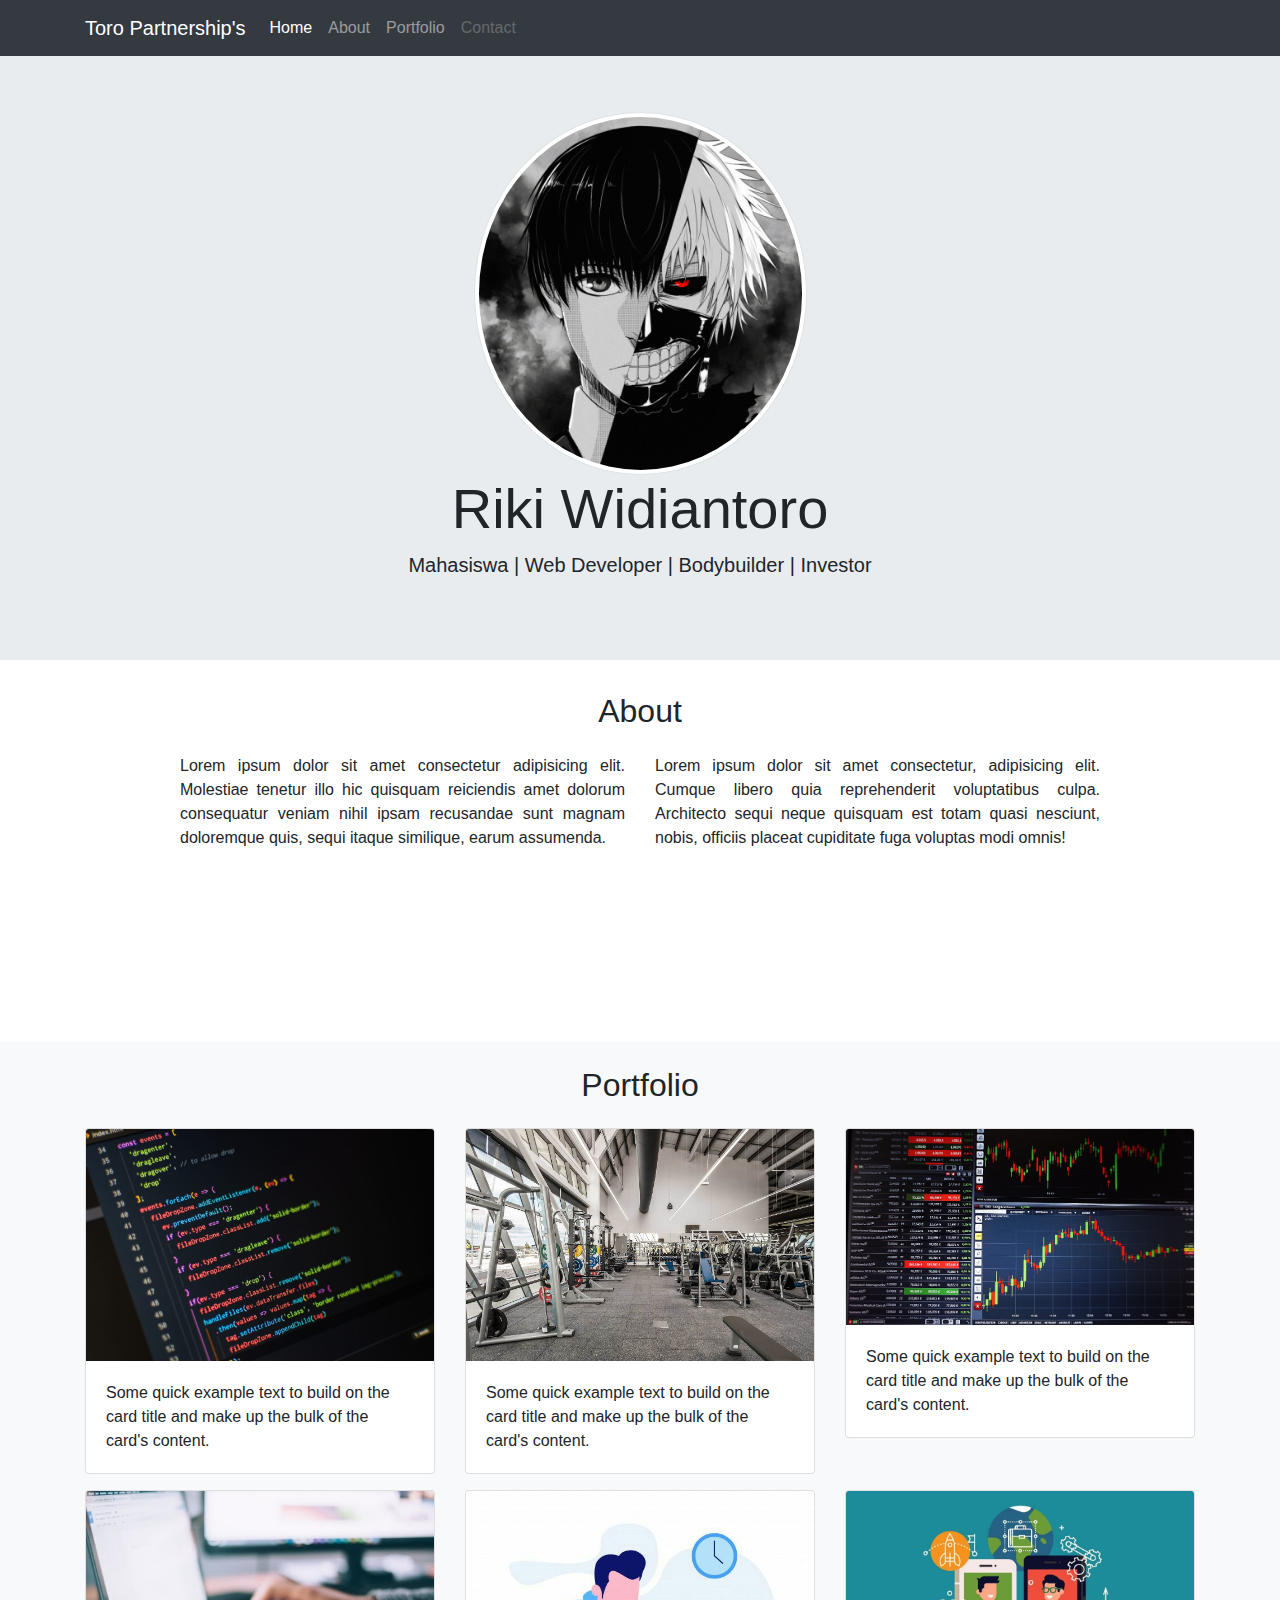
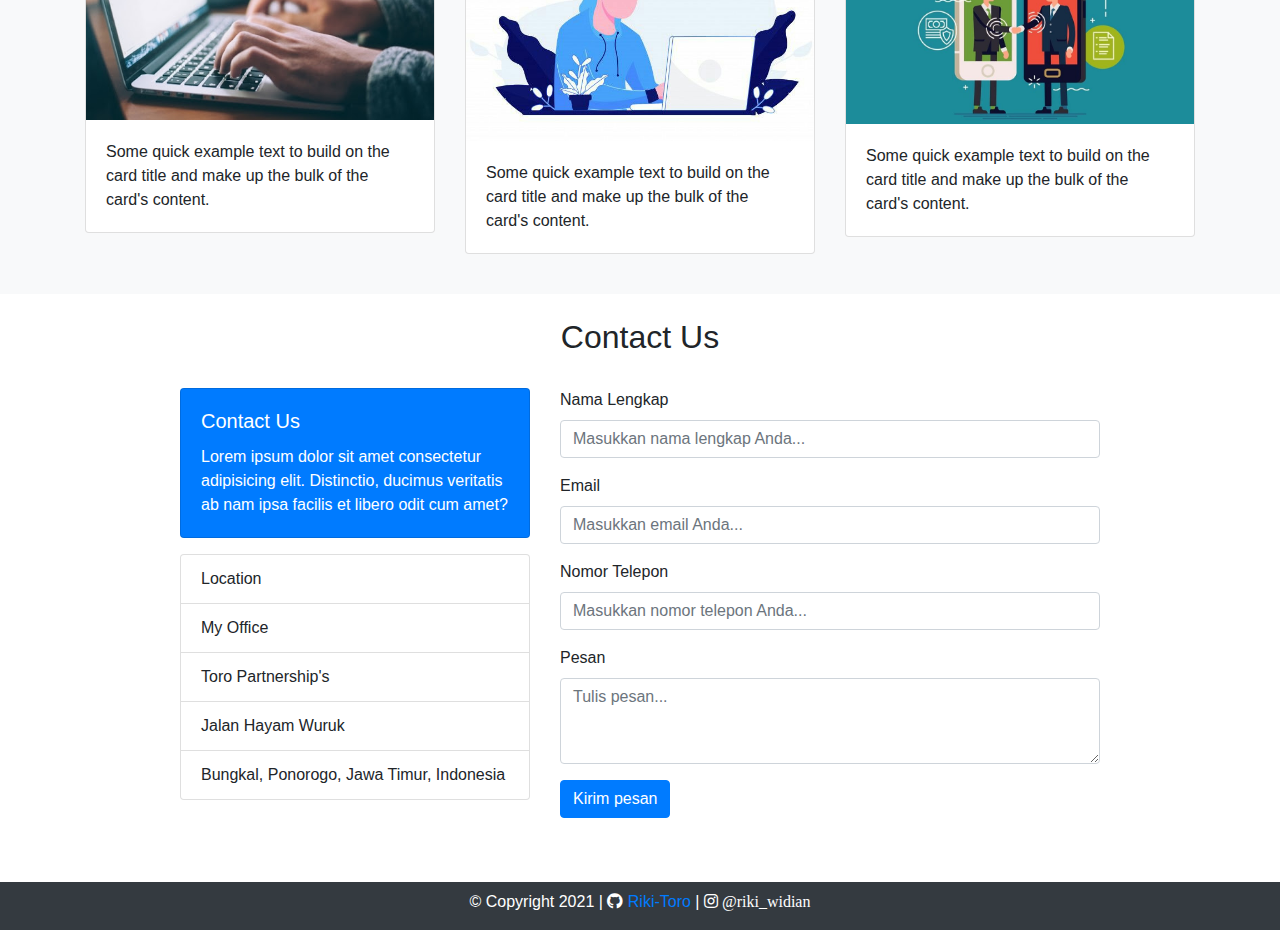
<file: 1.portfolio-ngobar_4_5/index.html>
<!doctype html>
<html lang="en">
    <head>
        <!-- Required meta tags -->
        <meta charset="utf-8">
        <meta name="viewport" content="width=device-width, initial-scale=1, shrink-to-fit=no">

        <!-- Bootstrap CSS -->
        <link rel="stylesheet" href="https://maxcdn.bootstrapcdn.com/bootstrap/4.0.0/css/bootstrap.min.css" integrity="sha384-Gn5384xqQ1aoWXA+058RXPxPg6fy4IWvTNh0E263XmFcJlSAwiGgFAW/dAiS6JXm" crossorigin="anonymous">

        <!-- css -->
        <link rel="stylesheet" href="https://cdnjs.cloudflare.com/ajax/libs/font-awesome/5.13.0/css/all.min.css">
        <style>
            section {
                min-height: 350px;
            }
        </style>

        <title>Portfolio Ngobar 4</title>
    </head>
    <body class="mt-5">
        <!-- awal navbar -->
        <nav class="navbar navbar-expand-lg navbar-dark bg-dark fixed-top">
            <div class="container">
                <a class="navbar-brand" href="#">Toro Partnership's</a>
                <button class="navbar-toggler" type="button" data-toggle="collapse" data-target="#navbarNavAltMarkup" aria-controls="navbarNavAltMarkup" aria-expanded="false" aria-label="Toggle navigation">
                <span class="navbar-toggler-icon"></span>
                </button>
                <div class="collapse navbar-collapse" id="navbarNavAltMarkup">
                <div class="navbar-nav">
                    <a class="nav-item nav-link active" href="#">Home <span class="sr-only">(current)</span></a>
                    <a class="nav-item nav-link" href="#">About</a>
                    <a class="nav-item nav-link" href="#">Portfolio</a>
                    <a class="nav-item nav-link disabled" href="#">Contact</a>
                </div>
                </div>
            </div>
        </nav>
        <!-- akhir navbar -->

        <!-- awal jumbotron -->
        <div class="jumbotron jumbotron-fluid">
            <div class="container text-center">
                <img src="img/kaneki.png" width="30%" class="rounded-circle img-thumbnail">
                <h1 class="display-4">Riki Widiantoro</h1>
                <p class="lead">Mahasiswa | Web Developer | Bodybuilder | Investor</p>
            </div>
        </div>
        <!-- akhir jumbotron -->

        <!-- awal about -->
        <section id="about" class="about">
            <div class="container">
                <div class="row mb-3">
                    <div class="col text-center">
                        <h2>About</h2>
                    </div>
                </div>
                <div class="row text-justify justify-content-center">
                    <div class="col-md-5">
                        <p>Lorem ipsum dolor sit amet consectetur adipisicing elit. Molestiae tenetur illo hic quisquam reiciendis amet dolorum consequatur veniam nihil ipsam recusandae sunt magnam doloremque quis, sequi itaque similique, earum assumenda.</p>
                    </div>
                    <div class="col-md-5">
                        <p>Lorem ipsum dolor sit amet consectetur, adipisicing elit. Cumque libero quia reprehenderit voluptatibus culpa. Architecto sequi neque quisquam est totam quasi nesciunt, nobis, officiis placeat cupiditate fuga voluptas modi omnis!</p>
                    </div>
                </div>
            </div>
        </section>
        <!-- akhir about -->

        <!-- awal portfolio -->
        <section id="portfolio" class="portfolio bg-light pb-4">
            <div class="container">
                <div class="row mb-3 pt-4">
                    <div class="col text-center">
                        <h2>Portfolio</h2>
                    </div>
                </div>

                <div class="row mb-3">
                    <div class="col-md">
                        <div class="card">
                            <img class="card-img-top" src="img/gambar/1.jpg" alt="Card image cap">
                            <div class="card-body">
                                <p class="card-text">Some quick example text to build on the card title and make up the bulk of the card's content.</p>
                            </div>
                        </div>
                    </div>
                    <div class="col-md">
                        <div class="card">
                            <img class="card-img-top" src="img/gambar/2.jpg" alt="Card image cap">
                            <div class="card-body">
                                <p class="card-text">Some quick example text to build on the card title and make up the bulk of the card's content.</p>
                            </div>
                        </div>
                    </div>
                    <div class="col-md">
                        <div class="card">
                            <img class="card-img-top" src="img/gambar/3.jpg" alt="Card image cap">
                            <div class="card-body">
                                <p class="card-text">Some quick example text to build on the card title and make up the bulk of the card's content.</p>
                            </div>
                        </div>
                    </div>
                </div>

                <div class="row mb-3">
                    <div class="col-md">
                        <div class="card">
                            <img class="card-img-top" src="img/gambar/4.jpg" alt="Card image cap">
                            <div class="card-body">
                                <p class="card-text">Some quick example text to build on the card title and make up the bulk of the card's content.</p>
                            </div>
                        </div>
                    </div>
                    <div class="col-md">
                        <div class="card">
                            <img class="card-img-top" src="img/gambar/5.jpeg" alt="Card image cap">
                            <div class="card-body">
                                <p class="card-text">Some quick example text to build on the card title and make up the bulk of the card's content.</p>
                            </div>
                        </div>
                    </div>
                    <div class="col-md">
                        <div class="card">
                            <img class="card-img-top" src="img/gambar/6.jpg" alt="Card image cap">
                            <div class="card-body">
                                <p class="card-text">Some quick example text to build on the card title and make up the bulk of the card's content.</p>
                            </div>
                        </div>
                    </div>
                </div>
            </div>
        </section>
        <!-- akhir portfolio -->

        <!-- awal contact -->
        <section id="contact" class="contact mb-5">
            <div class="container">
                <div class="row text-center my-4">
                    <div class="col">
                        <h2>Contact Us</h2>
                    </div>
                </div>
                <div class="row justify-content-center">
                    <div class="col-md-4">
                        <div class="card text-white bg-primary mb-3">
                            <div class="card-body">
                                <h5 class="card-title">Contact Us</h5>
                                <p class="card-text">Lorem ipsum dolor sit amet consectetur adipisicing elit. Distinctio, ducimus veritatis ab nam ipsa facilis et libero odit cum amet?</p>
                            </div>
                        </div>
                        <ul class="list-group">
                            <li class="list-group-item">Location</li>
                            <li class="list-group-item">My Office</li>
                            <li class="list-group-item">Toro Partnership's</li>
                            <li class="list-group-item">Jalan Hayam Wuruk</li>
                            <li class="list-group-item">Bungkal, Ponorogo, Jawa Timur, Indonesia</li>
                        </ul>
                    </div>
                    <div class="col-md-6">
                        <form>
                            <div class="form-group">
                                <label for="nama">Nama Lengkap</label>
                                <input type="text" class="form-control" id="nama" placeholder="Masukkan nama lengkap Anda...">
                            </div>
                            <div class="form-group">
                                <label for="email">Email</label>
                                <input type="text" class="form-control" id="email" placeholder="Masukkan email Anda...">
                            </div>
                            <div class="form-group">
                                <label for="telp">Nomor Telepon</label>
                                <input type="text" class="form-control" id="telp" placeholder="Masukkan nomor telepon Anda...">
                            </div>
                            <div class="form-group">
                                <label for="pesan">Pesan</label>
                                <textarea name="pesan" id="pesan" class="form-control"  rows="3" placeholder="Tulis pesan..."></textarea>
                            </div>
                            <div class="form-group">
                                <button type="button" class="btn btn-primary">Kirim pesan</button>
                            </div>
                        </form>
                    </div>
                </div>
            </div>
        </section>
        <!-- akhir contact -->

        <!-- awal footer -->
        <footer class="bg-dark text-white pt-2">
            <div class="container">
                <div class="row text-center">
                    <div class="col">
                        <p>&copy Copyright 2021 | <i class="fab fa-github"></i> <a href="https://github.com/Riki-Toro" target="_blank">Riki-Toro</a>  |  <i class="fab fa-instagram"> @riki_widian</i></p>
                    </div>
                </div>
            </div>
        </footer>
        <!-- akhir footer -->

        <!-- Optional JavaScript -->
        <!-- jQuery first, then Popper.js, then Bootstrap JS -->
        <script src="https://code.jquery.com/jquery-3.2.1.slim.min.js" integrity="sha384-KJ3o2DKtIkvYIK3UENzmM7KCkRr/rE9/Qpg6aAZGJwFDMVNA/GpGFF93hXpG5KkN" crossorigin="anonymous"></script>
        <script src="https://cdnjs.cloudflare.com/ajax/libs/popper.js/1.12.9/umd/popper.min.js" integrity="sha384-ApNbgh9B+Y1QKtv3Rn7W3mgPxhU9K/ScQsAP7hUibX39j7fakFPskvXusvfa0b4Q" crossorigin="anonymous"></script>
        <script src="https://maxcdn.bootstrapcdn.com/bootstrap/4.0.0/js/bootstrap.min.js" integrity="sha384-JZR6Spejh4U02d8jOt6vLEHfe/JQGiRRSQQxSfFWpi1MquVdAyjUar5+76PVCmYl" crossorigin="anonymous"></script>
    </body>
</html>
</file>
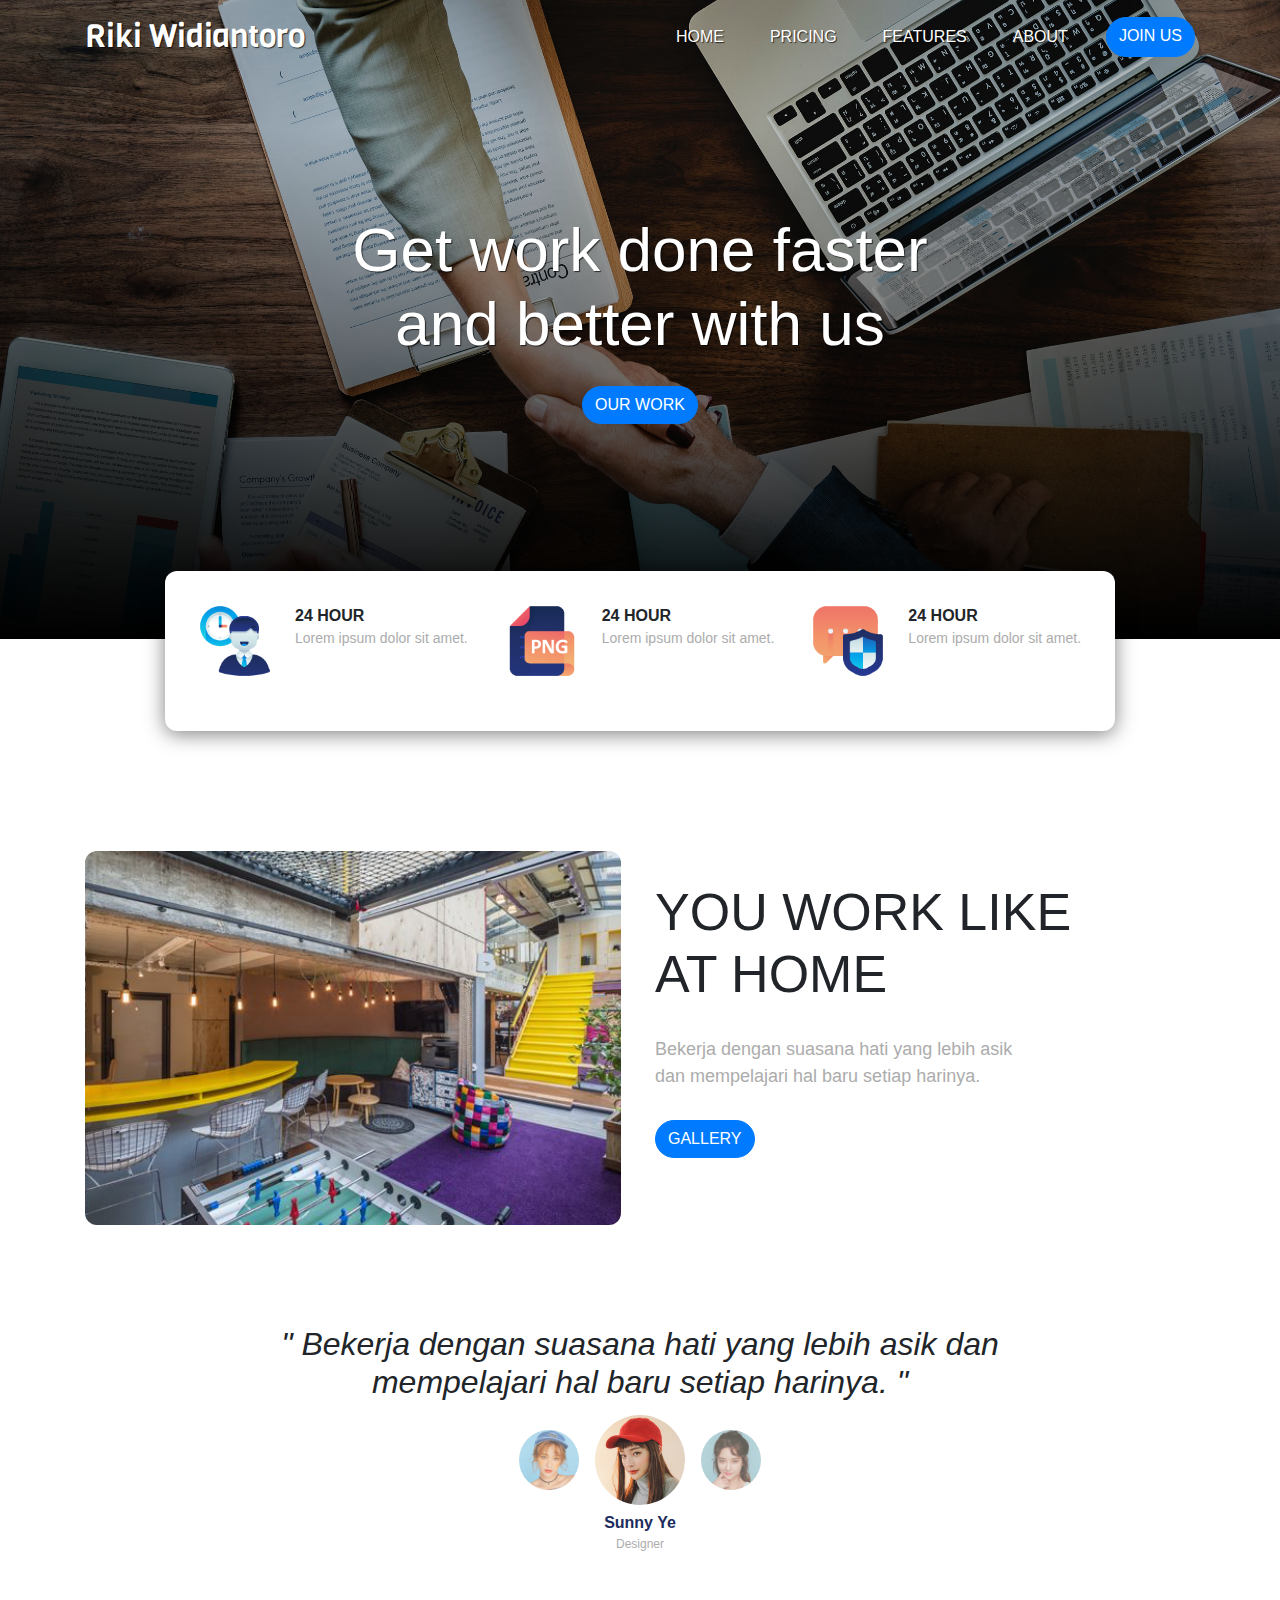
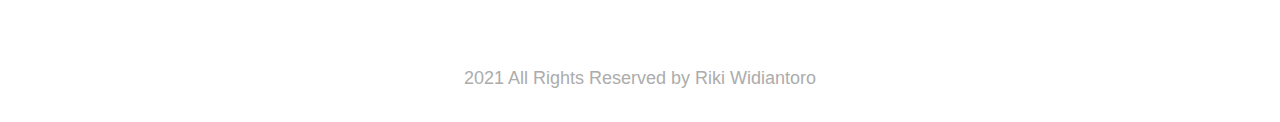
<file: 2.landingPage-ngobar8/index.html>
<!doctype html>
<html lang="en">
    <head>
        <!-- Required meta tags -->
        <meta charset="utf-8">
        <meta name="viewport" content="width=device-width, initial-scale=1, shrink-to-fit=no">

        <!-- Bootstrap CSS -->
        <link rel="stylesheet" href="https://maxcdn.bootstrapcdn.com/bootstrap/4.0.0/css/bootstrap.min.css" integrity="sha384-Gn5384xqQ1aoWXA+058RXPxPg6fy4IWvTNh0E263XmFcJlSAwiGgFAW/dAiS6JXm" crossorigin="anonymous">

        <!-- my css -->
        <link rel="preconnect" href="https://fonts.gstatic.com">
        <link href="https://fonts.googleapis.com/css2?family=Viga&display=swap" rel="stylesheet">
        <link rel="stylesheet" href="style.css">
        <title>Riki Widiantoro</title>
    </head>
    <body>
        <!-- navbar -->
        <nav class="navbar navbar-expand-lg navbar-light">
            <div class="container">
                <a class="navbar-brand" href="#">Riki Widiantoro</a>
                <button class="navbar-toggler" type="button" data-toggle="collapse" data-target="#navbarNavAltMarkup" aria-controls="navbarNavAltMarkup" aria-expanded="false" aria-label="Toggle navigation">
                    <span class="navbar-toggler-icon"></span>
                </button>
                <div class="collapse navbar-collapse" id="navbarNavAltMarkup">
                    <div class="navbar-nav ml-auto">
                        <a class="nav-item nav-link active" href="#">Home <span class="sr-only">(current)</span></a>
                        <a class="nav-item nav-link" href="#">Pricing</a>
                        <a class="nav-item nav-link" href="#">Features</a>
                        <a class="nav-item nav-link" href="#">About</a>
                        <a class="nav-item btn btn-primary tombol" href="#">Join Us</a>
                    </div>
                </div>
            </div>
        </nav>


        <!-- jumbotron -->
        <div class="jumbotron jumbotron-fluid">
            <div class="container">
                <h1 class="display-4 mb-4">Get work done <span>faster</span> <br> and <span>better</span> with us</h1>
                <a href="#" class="btn btn-primary tombol">Our Work</a>
            </div>
        </div>


        <!-- container -->
        <div class="container">

            <!-- info panel -->
            <div class="row justify-content-center">
                <div class="col-10 info-panel">
                    <div class="row">
                        <div class="col-lg">
                            <img src="img/employee.png" alt="Employee" class="float-left">
                            <h4>24 Hour</h4>
                            <p>Lorem ipsum dolor sit amet.</p>
                        </div>
                        <div class="col-lg">
                            <img src="img/hires.png" alt="Hires" class="float-left">
                            <h4>24 Hour</h4>
                            <p>Lorem ipsum dolor sit amet.</p>
                        </div>
                        <div class="col-lg">
                            <img src="img/security.png" alt="Security" class="float-left">
                            <h4>24 Hour</h4>
                            <p>Lorem ipsum dolor sit amet.</p>
                        </div>
                    </div>
                </div>
            </div>

            <!-- working space -->
            <div class="row working-space">
                <div class="col-lg-6">
                    <img src="img/workingspace.png" alt="Working Space" class="img-fluid">
                </div>
                <div class="col-lg-5">
                    <h3>You <span>Work</span> Like <br> at <span>Home</span></h3>
                    <p>Bekerja dengan suasana hati yang lebih asik <br> dan mempelajari hal baru setiap harinya.</p>
                    <a href="#" class="btn btn-primary tombol">Gallery</a>
                </div>
            </div>

            <!-- testimonial -->
            <section class="testimonial">
                <div class="row justify-content-center">
                    <div class="col-lg-8">
                        <h5>" Bekerja dengan suasana hati yang lebih asik dan mempelajari hal baru setiap harinya. "</h5>
                    </div>
                </div>
                <div class="row justify-content-center">
                    <div class="col-lg-6 justify-content-center d-flex">
                        <figure class="figure">
                            <img src="img/img1.png" class="figure-img img-fluid rounded-circle" alt="testi2">
                        </figure>
                        <figure class="figure mx-3">
                            <img src="img/img2.png" class="figure-img img-fluid rounded-circle utama" alt="testi2">
                            <figcaption class="figure-caption">
                                <h5>Sunny Ye</h5>
                                <p>Designer</p>
                            </figcaption>
                        </figure>
                        <figure class="figure">
                            <img src="img/img3.png" class="figure-img img-fluid rounded-circle" alt="testi2">
                        </figure>
                    </div>
                </div>
            </section>

            <!-- footer -->
            <footer class="text-center">2021 All Rights Reserved by Riki Widiantoro</footer>

        </div>




        <!-- Optional JavaScript -->
        <!-- jQuery first, then Popper.js, then Bootstrap JS -->
        <script src="https://code.jquery.com/jquery-3.2.1.slim.min.js" integrity="sha384-KJ3o2DKtIkvYIK3UENzmM7KCkRr/rE9/Qpg6aAZGJwFDMVNA/GpGFF93hXpG5KkN" crossorigin="anonymous"></script>
        <script src="https://cdnjs.cloudflare.com/ajax/libs/popper.js/1.12.9/umd/popper.min.js" integrity="sha384-ApNbgh9B+Y1QKtv3Rn7W3mgPxhU9K/ScQsAP7hUibX39j7fakFPskvXusvfa0b4Q" crossorigin="anonymous"></script>
        <script src="https://maxcdn.bootstrapcdn.com/bootstrap/4.0.0/js/bootstrap.min.js" integrity="sha384-JZR6Spejh4U02d8jOt6vLEHfe/JQGiRRSQQxSfFWpi1MquVdAyjUar5+76PVCmYl" crossorigin="anonymous"></script>
    </body>
</html>
</file>
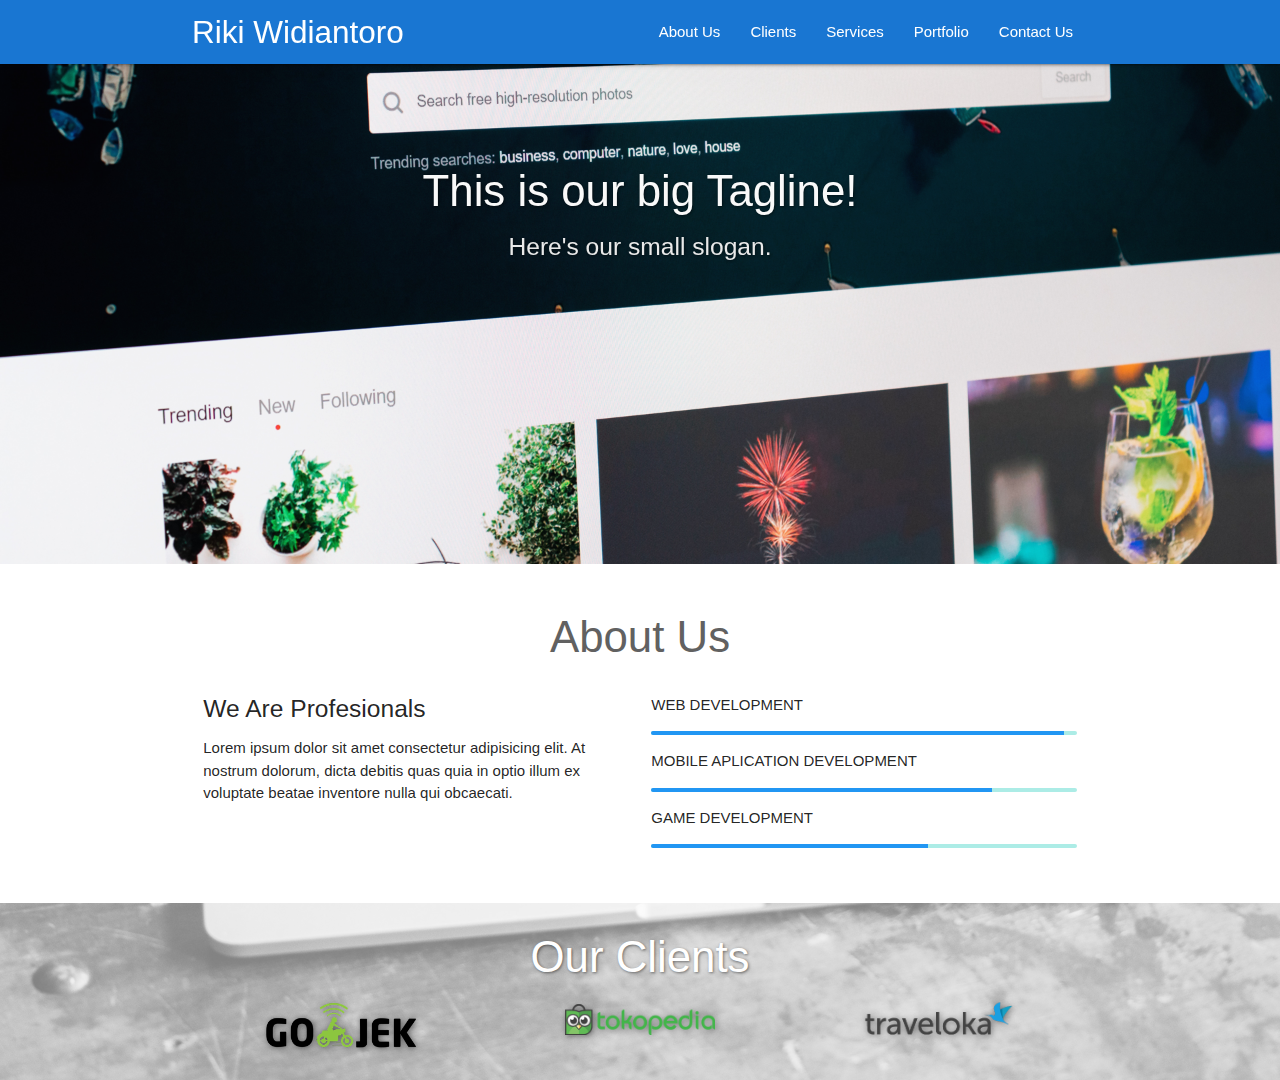
<file: materialize-companyProfile/index.html>
<!DOCTYPE html>
<html>
    <head>
        <!--Import Google Icon Font-->
        <link href="https://fonts.googleapis.com/icon?family=Material+Icons" rel="stylesheet">
        <!--Import materialize.css-->
        <link type="text/css" rel="stylesheet" href="css/materialize.min.css"  media="screen,projection"/>
        <!-- my css -->
        <link rel="stylesheet" href="css/style.css">

        <!--Let browser know website is optimized for mobile-->
        <meta name="viewport" content="width=device-width, initial-scale=1.0"/>

        <title>Company Profile</title>
    </head>

    <body>
        <!-- navbar -->
        <div class="navbar-fixed">
            <nav class="blue darken-2">
                <div class="container">
                    <div class="nav-wrapper">
                        <a href="#!" class="brand-logo">Riki Widiantoro</a>
                        <a href="#" data-target="mobile-nav" class="sidenav-trigger"><i class="material-icons">menu</i></a>
                        <ul class="right hide-on-med-and-down">
                            <li><a href="">About Us</a></li>
                            <li><a href="">Clients</a></li>
                            <li><a href="">Services</a></li>
                            <li><a href="">Portfolio</a></li>
                            <li><a href="">Contact Us</a></li>
                        </ul>
                    </div>
                </div>
            </nav>
        </div>
        <!-- sidenav // id harus sama dengan data-target-->
        <ul class="sidenav" id="mobile-nav">
            <li><a href="">About Us</a></li>
            <li><a href="">Clients</a></li>
            <li><a href="">Services</a></li>
            <li><a href="">Portfolio</a></li>
            <li><a href="">Contact Us</a></li>
        </ul>


        <!-- slider -->
        <div class="slider">
            <ul class="slides">
                <li>
                    <img src="img/slider/1.png"> <!-- random image -->
                    <div class="caption center-align">
                        <h3>This is our big Tagline!</h3>
                        <h5 class="light grey-text text-lighten-3">Here's our small slogan.</h5>
                    </div>
                </li>
                <li>
                    <img src="img/slider/2.png"> <!-- random image -->
                    <div class="caption left-align">
                        <h3>This is our big Tagline!</h3>
                        <h5 class="light grey-text text-lighten-3">Here's our small slogan.</h5>
                    </div>
                </li>
                <li>
                    <img src="img/slider/3.png"> <!-- random image -->
                    <div class="caption right-align">
                        <h3>This is our big Tagline!</h3>
                        <h5 class="light grey-text text-lighten-3">Here's our small slogan.</h5>
                    </div>
                </li>
            </ul>
        </div>


        <!-- about us -->
        <section class="about">
            <div class="container">
                <div class="row">
                    <h3 class="center grey-text text-darken-2">About Us</h3>
                    <div class="col m6 s12 light">
                        <h5>We Are Profesionals</h5>
                        <p>Lorem ipsum dolor sit amet consectetur adipisicing elit. At nostrum dolorum, dicta debitis quas quia in optio illum ex voluptate beatae inventore nulla qui obcaecati.</p>
                    </div>
                    <div class="col m6 s12 light">
                        <p>WEB DEVELOPMENT</p>
                        <div class="progress">
                            <div class="determinate blue" style="width: 97%"></div>
                        </div>
                        <p>MOBILE APLICATION DEVELOPMENT</p>
                        <div class="progress">
                            <div class="determinate blue" style="width: 80%"></div>
                        </div>
                        <p>GAME DEVELOPMENT</p>
                        <div class="progress">
                            <div class="determinate blue" style="width: 65%"></div>
                        </div>
                    </div>
                </div>
            </div>
        </section>


        <!-- clients -->
        <div class="parallax-container">
            <div class="parallax">
                <img src="img/slider/4.png">
            </div>
            <div class="container clients">
                <h3 class="center white-text">Our Clients</h3>
                <div class="row">
                    <div class="col m4 s12 center">
                        <img src="img/clients/gojek.png" alt="">
                    </div>
                    <div class="col m4 s12 center">
                        <img src="img/clients/tokopedia.png" alt="">
                    </div>
                    <div class="col m4 s12 center">
                        <img src="img/clients/traveloka.png" alt="">
                    </div>
                </div>
            </div>
        </div>




        <!--JavaScript at end of body for optimized loading-->
        <script type="text/javascript" src="js/materialize.min.js"></script>
        <script>
            // sidenav
            const sidenav = document.querySelectorAll('.sidenav');
            // inisialisasi
            M.Sidenav.init(sidenav);

            // slider
            const slider = document.querySelectorAll('.slider');
            M.Slider.init(slider, {
                indicators : false,
                height : 500,
                duration : 800,
                interval : 3000
            });

            // parallax clients
            const parallax = document.querySelectorAll('.parallax');
            M.Parallax.init(parallax);
        </script>
    </body>
</html>
</file>
<file: 2.landingPage-ngobar8/style.css>
/* navbar */
.navbar {
    position: relative;
    z-index: 1;
}
.navbar-brand {
    font-family: 'Viga', sans-serif;
    font-size: 32px;
}


/* jumbotron */
.jumbotron {
    background-image: url(img/jumbotron-bg.jpg);
    background-size: cover;
    height: 540px;
    text-align: center;
    position: relative;
}
.jumbotron .container {
    z-index: 1;
    position: relative;
}
.jumbotron::after {
    content: '';
    display: block;
    width: 100%;
    height: 80%;
    background-image: linear-gradient(to top, rgba(0,0,0,1), rgba(0,0,0,0));
    position: absolute;
    bottom: 0;
}
.jumbotron .display-4 {
    color: white;
    margin-top: 150px;
    font-weight: 200;
    text-shadow: 1px 1px 1px rgba(0, 0, 0, .7);
    font-size: 42px;
}
.jumbotron .display-4 span {
    font-weight: 500;
    margin-bottom: 30px;
}


/* info panel */
.info-panel {
    box-shadow: 0 3px 20px rgba(0,0,0, .5);
    border-radius: 12px;
    margin-top: -100px;
    background-color: white;
    padding: 30px;
}
.info-panel img {
    width: 80px;
    height: 80px;
    margin-right: 20px;
    margin-bottom: 20px;
}
.info-panel h4 {
    font-size: 16px;
    text-transform: uppercase;
    font-weight: bold;
    margin-top: 5px;
}
.info-panel p {
    font-size: 14px;
    color: #acacac;
    margin-top: -5px;
    font-weight: 200;
}

/* working space */
.working-space {
    margin-top: 120px;
    text-align: center;
}
.working-space h3 {
    font-size: 52px;
    font-weight: 200;
    text-transform: uppercase;
    margin-top: 30px;
}
.working-space h3 span {
    font-weight: 500;
}
.working-space p {
    font-size: 18px;
    color: #acacac;
    font-weight: 200;
    margin: 30px 0;
}

/* testimonial */
.testimonial {
    margin-top: 100px;
}
.testimonial h5 {
    text-align: center;
    font-weight: 200;
    font-style: italic;
    font-size: 22px;
}
.testimonial .figure img {
    width: 60px;
    margin-top: 20px;
    opacity: .7;
}
.testimonial .figure img.utama {
    width: 90px;
    margin-top: 5px;
    opacity: 1;
}

.testimonial .figure .figure-caption h5 {
    font-style: normal;
    font-size: 16px;
    font-weight: bold;
    color: #1C2C5D;
    text-align: center;
}
.testimonial .figure .figure-caption p {
    font-size: 12px;
    color: #acacac;
    text-align: center;
    margin-top: -5px;
}

footer {
    color: #acacac;
    font-size: 18px;
    margin-top: 80px;
    margin-bottom: 30px;
}

/* utility tombol */
.tombol {
    text-transform: uppercase;
    border-radius: 40px;
}




/* dekstop version */
@media (min-width: 992px) {
    .nav-link {
        text-transform: uppercase;
        margin-right: 30px;
    }
    .nav-link:hover::after {
        content: '';
        display: block;
        border-bottom: 3px solid #0B63DC;
        width: 50%;
        margin: auto;
        padding-bottom: 4px;
        margin-bottom: -8px;
    }
    .navbar-brand, .nav-link {
        color: white !important;
        text-shadow: 1px 1px 1px rgba(0, 0, 0, .7);
    }

    .jumbotron {
        height: 640px;
        margin-top: -75px;
    }
    .jumbotron .display-4 {
        font-size: 62px;
    }

    .working-space {
        text-align: left;
    }

    .testimonial h5 {
        font-size: 32px;
    }
}
</file>
<file: materialize-companyProfile/css/style.css>
.slider h3, .slider h5, .clients h3 {
    text-shadow: 1px 1px 3px rgba(0,0,0,.5);
}

.parallax-container {
    height: 20%;
}

.parallax img {
    filter: grayscale(1);
    opacity: .5 !important;
}

.clients img {
    max-width: 150px;
    filter: drop-shadow(1px 1px 3px rgba(0,0,0,.5));
}

section, footer {
    padding: 20px 0px;
}
</file>
